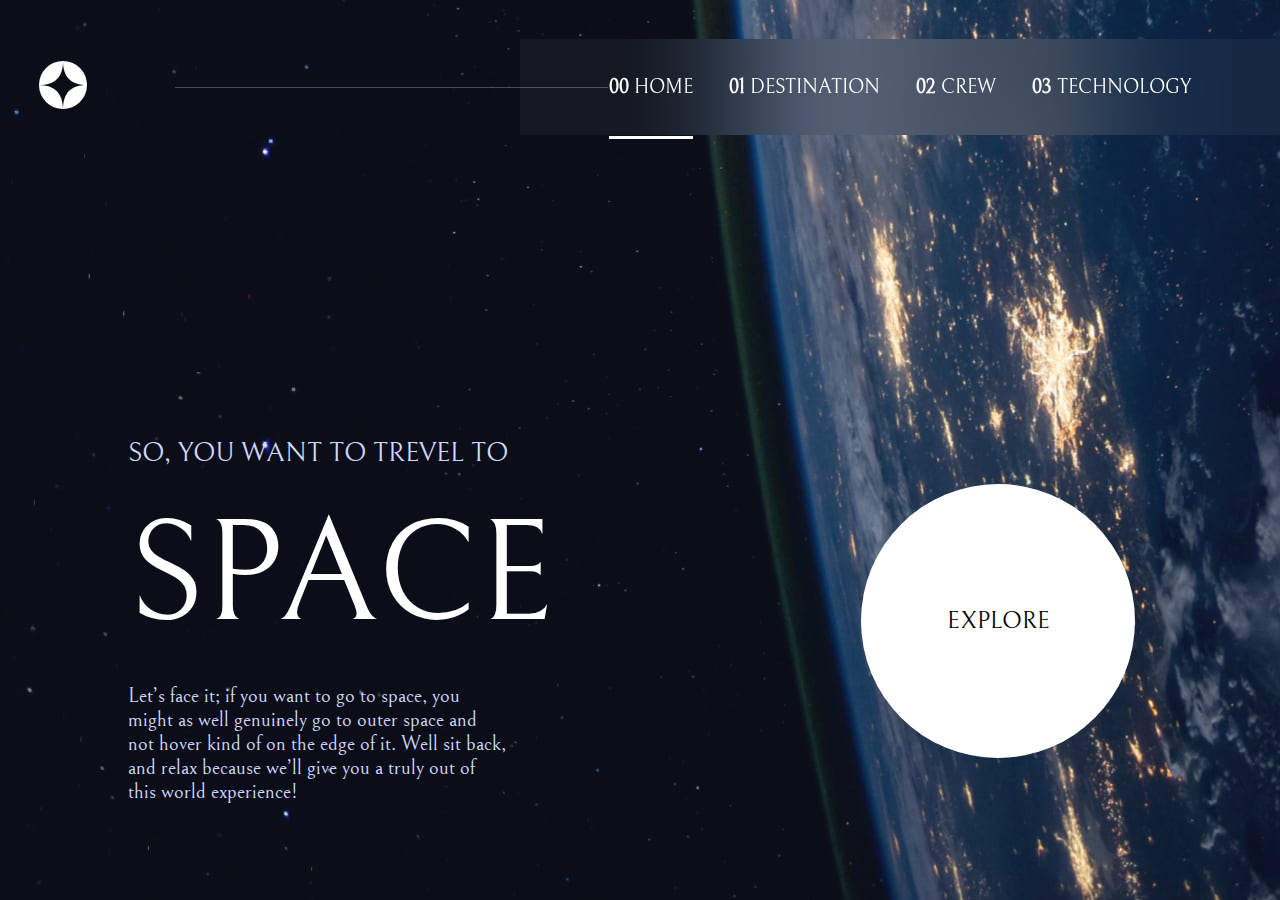
<file: index.html>
<!DOCTYPE html>
<html lang="en">
  <head>
    <meta charset="UTF-8" />
    <meta http-equiv="X-UA-Compatible" content="IE=edge" />
    <meta name="viewport" content="width=device-width, initial-scale=1.0" />
    <title>Space Tourism Website</title>
    <link rel="shortcut icon" href="./assets/images/favicon.png" type="image/x-icon" />
    <!-- CSS Links Start -->
    <link rel="stylesheet" href="assets/css/shared.css" />
    <link rel="stylesheet" href="assets/css/home.css" />
    <link rel="stylesheet" href="assets/css/media/shared.css">
    <link rel="stylesheet" href="assets/css/media/home.css">
    <!-- CSS Links End -->
  </head>
  <body>
    <header>
      <nav>
        <div class="logo">
          <figure>
            <img src="assets/images/logo.svg" />
          </figure>
        </div>
        <div class="line"></div>
        <input type="checkbox" id="checkbox">
        <div class="hamburger">
            <div></div>
        </div>
        <ul class="menu">
          <li>
            <a href="#" class="active"><span>00 </span>HOME</a>
          </li>
          <li>
            <a href="pages/destination.html"><span>01 </span>DESTINATION</a>
          </li>
          <li>
            <a href="pages/crew.html"><span>02 </span>CREW</a>
          </li>
          <li>
            <a href="pages/technology.html"><span>03 </span>TECHNOLOGY</a>
          </li>
        </ul>
      </nav>
    </header>
    <main>
      <div class="details">
        <h2>SO, YOU WANT TO TREVEL TO</h2>
        <h1>SPACE</h1>
        <p>
          Let’s face it; if you want to go to space, you might as well genuinely
          go to outer space and not hover kind of on the edge of it. Well sit
          back, and relax because we’ll give you a truly out of this world
          experience!
        </p>
      </div>
      <div class="explore">
        <a href="pages/destination.html">EXPLORE</a>
      </div>
    </main>
    <script src="./assets/js/shared.js"></script>
  </body>
</html>
</file>
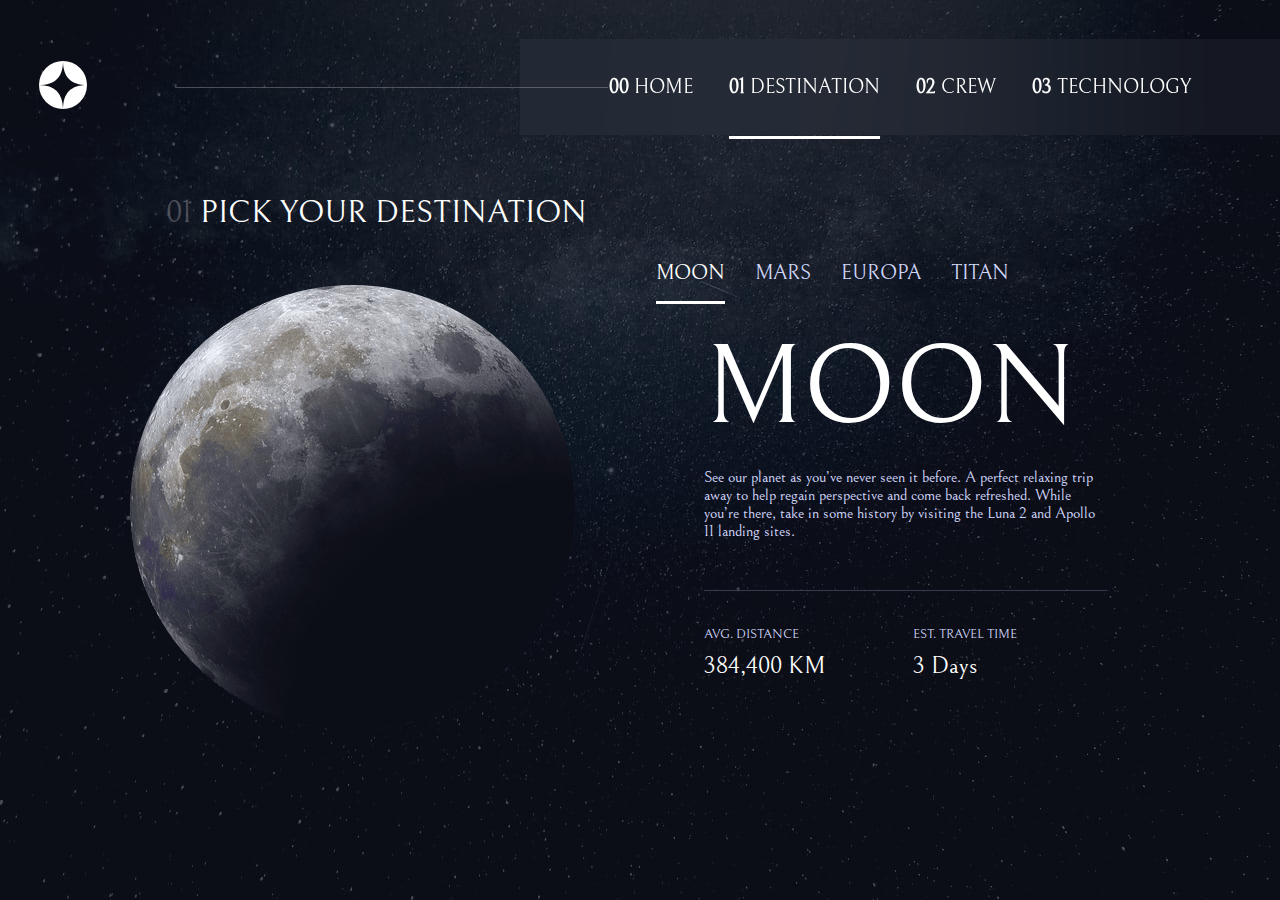
<file: pages/destination.html>
<!DOCTYPE html>
<html lang="en">
  <head>
    <meta charset="UTF-8" />
    <meta http-equiv="X-UA-Compatible" content="IE=edge" />
    <meta name="viewport" content="width=device-width, initial-scale=1.0" />
    <title>DESTINATION | Space Tourism Website</title>
    <link rel="shortcut icon" href="../assets/images/favicon.png" type="image/x-icon" />
    <!-- CSS Links Start -->
    <link rel="stylesheet" href="../assets/css/shared.css" />
    <link rel="stylesheet" href="../assets/css/destination.css" />
    <link rel="stylesheet" href="../assets/css/media/shared.css" />
    <link rel="stylesheet" href="../assets/css/media/destination.css" />
    <!-- CSS Links End -->
  </head>
  <body>
    <header>
      <nav>
        <div class="logo">
          <figure>
            <img src="../assets/images/logo.svg" />
          </figure>
        </div>
        <div class="line"></div>
        <input type="checkbox" id="checkbox" />
        <div class="hamburger">
          <div></div>
        </div>
        <ul class="menu">
          <li>
            <a href="../index.html"><span>00 </span>HOME</a>
          </li>
          <li>
            <a href="#" class="active"><span>01 </span>DESTINATION</a>
          </li>
          <li>
            <a href="crew.html"><span>02 </span>CREW</a>
          </li>
          <li>
            <a href="technology.html"><span>03 </span>TECHNOLOGY</a>
          </li>
        </ul>
      </nav>
    </header>
    <main>
      <h1 class="main-heading"><span>01 </span>PICK YOUR DESTINATION</h1>
      <div class="planets-wrapper">
        <ul class="planets-ul">
            <li class="active" data-name="moon">MOON</li>
            <li data-name="mars">MARS</li>
            <li data-name="europa">EUROPA</li>
            <li data-name="titan">TITAN</li>
        </ul>
        <div class="planets">
          <div class="planet active" data-name="moon">
            <figure>
              <img src="../assets/images/moon.png" alt="" />
            </figure>
            <div class="moon-details details">
              <h1>MOON</h1>
              <p>
                See our planet as you’ve never seen it before. A perfect relaxing
                trip away to help regain perspective and come back refreshed.
                While you’re there, take in some history by visiting the Luna 2
                and Apollo 11 landing sites.
              </p>
              <div class="travel-details">
                <div>
                  <h5>AVG. DISTANCE</h3>
                  <h2>384,400 KM</h2>
                </div>
                <div>
                  <h5>EST. TRAVEL TIME</h3>
                  <h2>3 Days</h2>
                </div>
              </div>
            </div>
          </div>
          <div class="planet" data-name="mars">
              <figure>
                  <img src="../assets/images/mars.png" alt="" />
              </figure>
            <div class="mars-details details">
              <h1>MARS</h1>
              <p>
                Don’t forget to pack your hiking boots. You’ll need them to tackle
                Olympus Mons, the tallest planetary mountain in our solar system.
                It’s two and a half times the size of Everest!
              </p>
              <div class="travel-details">
                <div>
                  <h5>AVG. DISTANCE</h3>
                  <h2>225 MIL. KM</h2>
                </div>
                <div>
                  <h5>EST. TRAVEL TIME</h3>
                  <h2>9 MONTHS</h2>
                </div>
              </div>
            </div>
          </div>
          <div class="planet" data-name="europa">
              <figure>
                  <img src="../assets/images/europa.png" alt="" />
              </figure>
            <div class="europa-details details">
              <h1>EUROPA</h1>
              <p>
                The smallest of the four Galilean moons orbiting Jactiveiter, Europa
                is a winter lover’s dream. With an icy surface, it’s perfect for a
                bit of ice skating, curling, hockey, or simple relaxation in your
                snug wintery cabin.
              </p>
              <div class="travel-details">
                <div>
                  <h5>AVG. DISTANCE</h3>
                  <h2>628 MIL. KM</h2>
                </div>
                <div>
                  <h5>EST. TRAVEL TIME</h3>
                  <h2>3 YEAR</h2>
                </div>
              </div>
            </div>
          </div>
          <div class="planet" data-name="titan">
              <figure>
                  <img src="../assets/images/titan.png" alt="" />
              </figure>
            <div class="titan-details details">
              <h1>TITAN</h1>
              <p>
                The only moon known to have a dense atmosphere other than Earth,
                Titan is a home away from home (just a few hundred degrees
                colder!). As a bonus, you get striking views of the Rings of
                Saturn.
              </p>
              <div class="travel-details">
                <div>
                  <h5>AVG. DISTANCE</h3>
                  <h2>1.6 BIL. KM</h2>
                </div>
                <div>
                  <h5>EST. TRAVEL TIME</h3>
                  <h2>7 YEARS</h2>
                </div>
              </div>
            </div>
          </div>
        </div>
      </div>
    </main>

    <script src="../assets/js/shared.js"></script>
    <script src="../assets/js/destination.js"></script>
  </body>
</html>
</file>
<file: assets/css/shared.css>
@import url('https://fonts.googleapis.com/css2?family=Bellefair&display=swap');


*{
    box-sizing: border-box;
    margin: 0;
    padding: 0;
    font-family: 'Bellefair';
    font-weight: 400;
}

header {
    padding: 39px;
    padding-right: 0px;
}

nav {
    display: flex;
    justify-content: space-between;
    align-items: center;
}

.line{
    width: 473px;
    height: 1px;
    background-color: hsla(0, 0%, 100%, 0.25);
    position: relative;
    left: 88px;
    z-index: 3;
}

.hamburger{
    display: none;
}

.menu {
    display: flex;
    align-items: center;
    justify-content: center;
    list-style: none;
    background: rgba(255, 255, 255, 0.04);
    backdrop-filter: blur(60px);
    height: 96px;
    width: 830px;
}

.menu li a {
    text-decoration: none;
    color: #ffffff;
    font-weight: 100;
    font-size: calc(0.2rem + 1.3vw);
    margin: 0px 18px;
    position: relative;
}

.menu li a::after{
    content: '';
    background-color: #ffffff80;
    position: absolute;
    left: 0px;
    top: 60px;
    width: 0%;
    height: 3px;
    transition: width 0.5s ease;
    cursor: default;
}

.menu li a:hover::after{
    width: 100%;
}

.menu li a.active::after{
    width: 100%;
    background-color: #fff;
}

.menu li a span{
    color: #ffffff;
    font-weight: 900;
}

#checkbox {
  display: none;
}


.main-heading{
    color: #ffffff;
    margin: 20px 0 30px 0;
    position: relative;
    left: 166px;
    display: inline-block;
}

.main-heading span{
    color: #ffffff40;
}
</file>
<file: assets/css/home.css>
body {
  background: url("../images/background-home-desktop.jpg") center center/cover
    no-repeat;
  height: 100vh;
  display: flex;
  flex-direction: column;
  justify-content:space-between;
}

main {
  display: flex;
  align-items: center;
  width: 80%;
  margin: 0 auto 6rem auto;
}

.details {
  width: 70%;
  color: #fff;
}

.details h2 {
  font-size: 1.7rem;
  color: #D0D6F9;
  font-weight: 100;
}

.details h1 {
  font-size: 9rem;
  margin: 25px 0px;
}

.details p {
  width: 53%;
  font-size: 1.3rem;
  color: #D0D6F9;
}

.explore {
  margin: auto;
}

.explore a {
  background: #fff;
  color: #000;
  text-decoration: none;
  width: 274px;
  height: 274px;
  border-radius: 50%;
  display: flex;
  justify-content: center;
  align-items: center;
  font-size: 1.5rem;
  position: relative;
}

.explore a::before {
  content: "";
  position: absolute;
  z-index: -1;
  background: #ffffff1a;
  height: 100%;
  width: 100%;
  border-radius: 50%;
  transition: all 0.5s ease;
}

.explore a:hover::before {
  width: 160%;
  height: 160%;
}
</file>
<file: assets/css/media/shared.css>
/* TABLET MEDIA */

@media screen and (max-width:768px) {
    header{
        padding-top: 0px;
        padding-bottom: 0px;
    }

    .line{
        display: none;
    }
    
    .menu{
        width: 450px;
    }

    .menu li a{
        font-size: 14px;
    }

    .menu li a span{
        display: none;
    }

    .menu li a::after{
        top: 53px;
    }

    .main-heading{
        margin: 40px 0px;
        font-size: 1.25rem;
        left: 39px;
    }
}

/* PHONE MEDIA */

@media screen and (max-width:426px) {
    .hamburger {
        width: 30px;
        height: 30px;
        margin: 34px;
        z-index: 1001;
        display: flex;
        justify-content: center;
        align-items: center;
        transition: transform 0.4s ease;
    }
    .hamburger div {
        height: 3px;
        width: 100%;
        background: white;
        position: relative;
        transition: transform 0.4s ease;
    }
    .hamburger div::before, .hamburger div::after {
        content: "";
        width: 100%;
        height: 3px;
        background: white;
        position: absolute;
        top: 0;
        left: 0;
        transition: all 0.4s ease;
    }
    .hamburger div::before{
        top: -8px;
    }
    .hamburger div::after{
        top: 8px;
    }
    
    #checkbox {
        position: absolute;
        right: 34px;
        display: inline-block;
        width: 31px;
        height: 30px;
        cursor: pointer;
        opacity: 0;
        z-index: 1002;
    }
    #checkbox:checked~.hamburger div{
        transform: rotate(135deg);
    }
    #checkbox:hover:checked~.hamburger div{
        transform: rotate(225deg);
    }
    #checkbox:checked~.hamburger>div::before, #checkbox:checked~.hamburger>div::after{
        top: 0;
        transform: rotate(90deg);
    }
    input#checkbox:checked~.menu{
        transform: translateX(0px);
    }
    input#checkbox:checked~.menu{
        opacity: 1;
        height: 100%;
    }

    .menu{
        flex-direction: column;
        justify-content: center;
        align-items: stretch;
        position: fixed;
        right: 0;
        top: 0;
        height: 100%;
        width: 70%;
        padding-bottom: 10rem;
        padding-right: 0px;
        transform: translateX(400px);
        transition: transform 0.5s ease;
        z-index: 100;
    }

    .menu li a{
        display: block;
        padding: 10px 10px;
        margin: 0px;
        font-size: calc(0.8rem + 1.3vw);
    }

    .menu li a span{
        display:initial;
    }

    .menu li a::after{
        top: 0px;
        left: auto;
        right: 0px;
        height: 100%;
        width: 0px;
    }

    .menu li a:hover::after, .menu li a.active::after{
        width: 5px;
    }

    .main-heading {
        font-size: 1.3rem;
        text-align: center;
        margin: 30px 0px;
    }
}
</file>
<file: assets/css/media/home.css>
@media screen and (max-width:768px) {
    body{
        background: url('../../images/background-home-tablet.jpg') center center/cover no-repeat;
        height: 100%;
    }

    main{
        flex-direction: column;
        align-items: center;
        text-align: center;
        margin-bottom: 0px;
    }

    .details{
        width: 73.244%;
    }

    .details h2{
        font-size: 1.25rem;
    }

    .details p{
        width: 100%;
    }

    .explore a{
        margin: 6rem auto;
        width: 242px;
        height: 242px;
    }
}

@media screen and (max-width:426px) {
    body{
        background: url('../../images/background-home-mobile.jpg') center center/cover no-repeat;
    }

    .details{
        width: 100%;
    }

    .details h2{
        font-size: 1.2rem;
    }

    .details h1{
        font-size: 5.3rem;
    }

    .explore a{
        width: 200px;
        height: 200px;
    }
}
</file>
<file: assets/css/destination.css>
body{
    background: url('../images/background-destination-desktop.jpg') center center/cover no-repeat;
    height: 100vh;
}

.planets-wrapper ul{
    list-style: none;
    display: flex;
    justify-content: end;
    width: 80%;
    font-size: 1.3rem;
    color: #fff;
}

.planets-wrapper ul li{
    margin: 0px 15px;
    position: relative;
    cursor: pointer;
    color: #D0D6F9;
}

.planets-wrapper ul li.active{
    color: #ffffff;
}

.planets-wrapper ul li::after{
    content: '';
    position: absolute;
    top: 40px;
    left: 0px;
    height: 3px;
    width: 0px;
    background-color: #D0D6F9;
    transition: width 0.5s ease;
}

.planets-wrapper ul li:hover::after{
    width: 100%;
}

.planets-wrapper ul li.active::after{
    width: 100%;
    background-color: #fff;
}

.planet{
    width: 100%;
    position: absolute;
    display: flex;
    align-items: center;
    z-index: -1;
    opacity: 0;
    transition: opacity 0.5s ease;
}

.planet figure{
    width: 55%;
}

.planet figure img{
    display: block;
    margin: 0px auto;
    width: 445px;
    height: 445px;
}

.details{
    width: 45%;
    color: #fff;
}

.details h1{
    font-size: 7rem;
    margin: 15px 0px;
}

.details p{
    width: 70%;
    padding-bottom: 50px;
    border-bottom: 1px solid #383B4B;
    color: #D0D6F9;
}

.travel-details{
    width: 70%;
    display: flex;
    justify-content: space-between;
    padding-right: 90px;
    margin: 25px 0px;
}

.travel-details h5{
    margin: 10px 0px;
    color: #D0D6F9;
}

.active{
    z-index: 20;
    opacity: 1;
}
</file>
<file: assets/css/media/destination.css>
@media screen and (max-width:768px) {
    body{
        background: url('../../images/background-destination-tablet.jpg')center top/100% 100% no-repeat;
        height: 1024px;
    }

    .planets-wrapper ul {
        justify-content: center;
        width: 100%;
        margin-top: 20rem;
        font-size: 16px;
    }

    .planet{
        flex-direction: column;
    }

    .planet figure{
        margin-top: -22rem;
        width: 100%;
    }

    .planet figure img{
        width: 300px;
        height: 300px;
    }

    .details{
        width: 100%;
        text-align: center;
        margin-top: 5rem;
    }

    .details h1{
        font-size: 5rem;
    }

    .details p{
        width: 75%;
        margin: 0px auto;
        font-size: 16px;
    }

    .travel-details {
        width: 45%;
        margin: 25px auto;
        padding: 0;
    }
}


@media screen and (max-width:426px) {
    body{
        background: url('../../images/background-destination-mobile.jpg') center center/cover no-repeat;
        height: 150vh;
    }

    .planets-wrapper ul{
        margin-top: 19rem;
    }

    .planets-wrapper ul li{
        margin: 0px 10px;
    }

    .planet figure{
        margin-top: -19rem;
    }

    .planet figure img{
        width: 250px;
        height: 250px;
    }

    .details h1{
        font-size: 4rem;
    }

    .travel-details{
        height: 140px;
        justify-content: space-between;
        flex-direction: column;
    }
}
</file>
